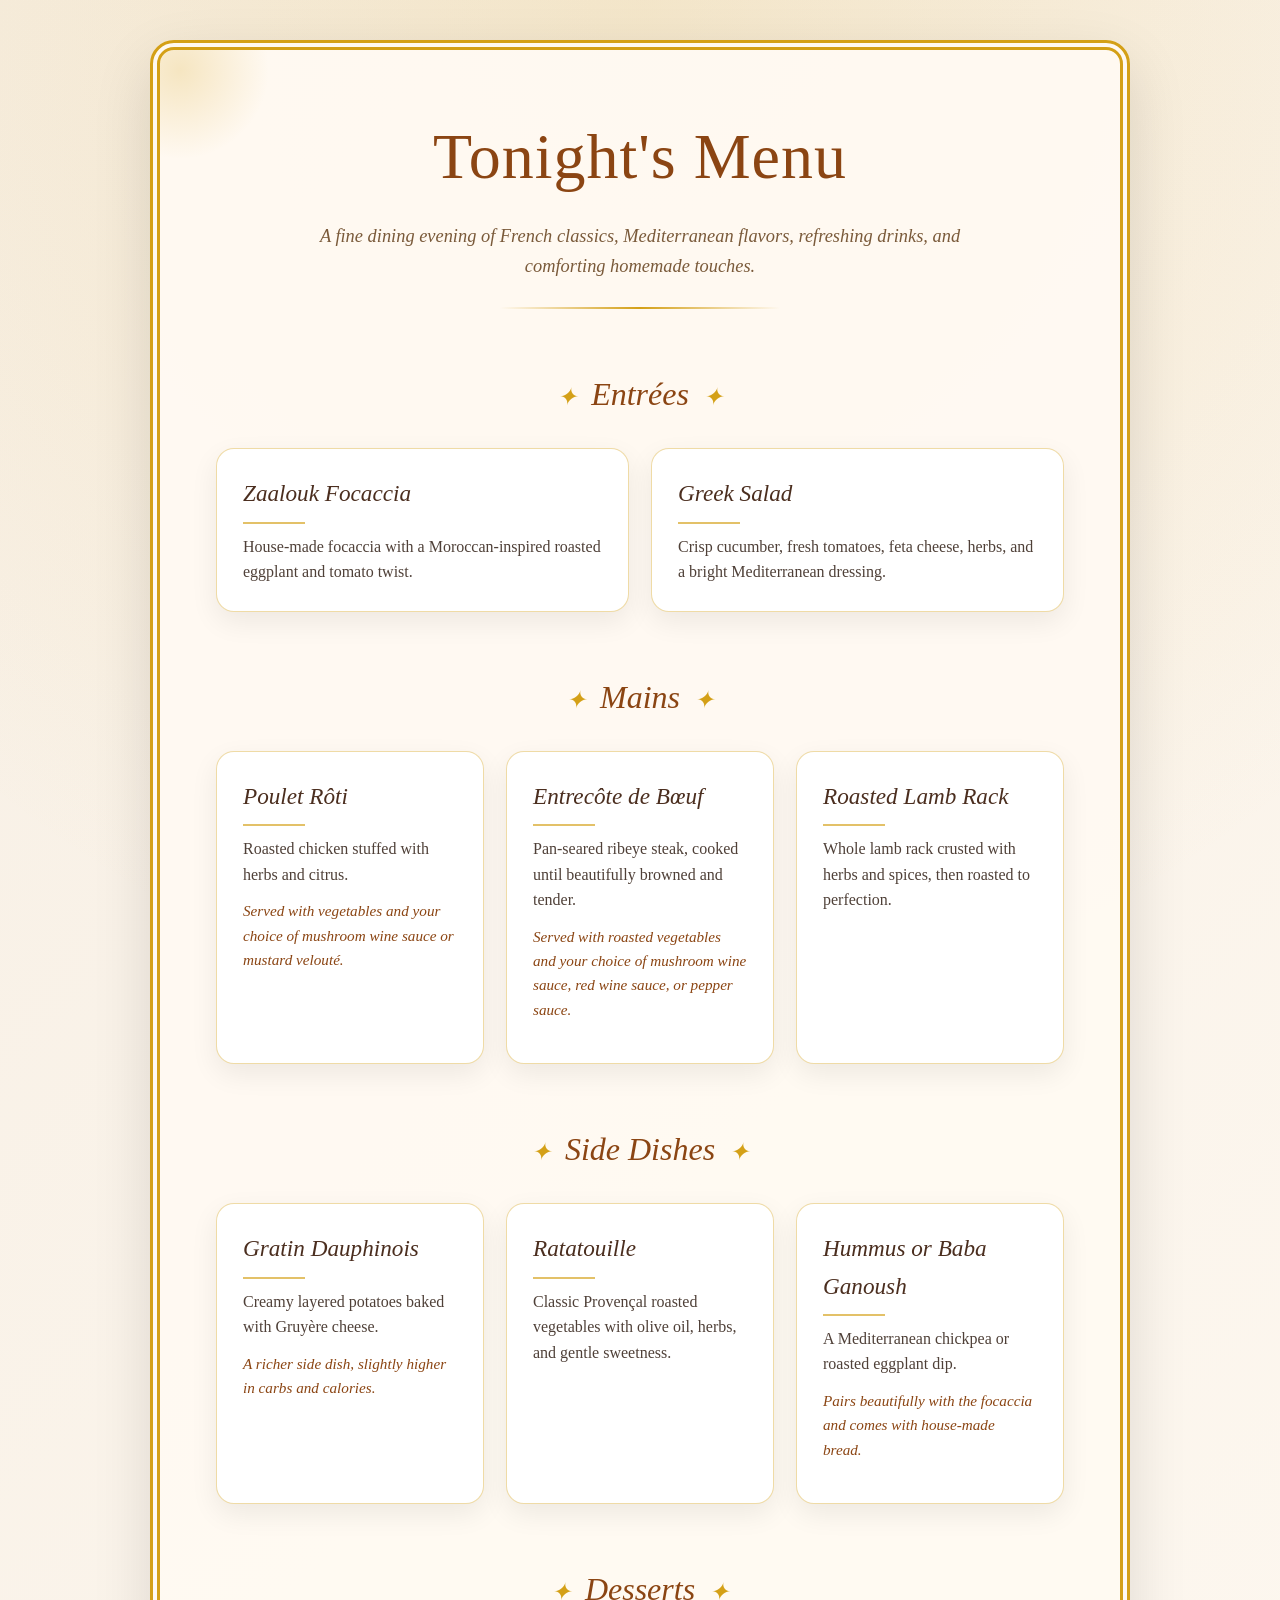
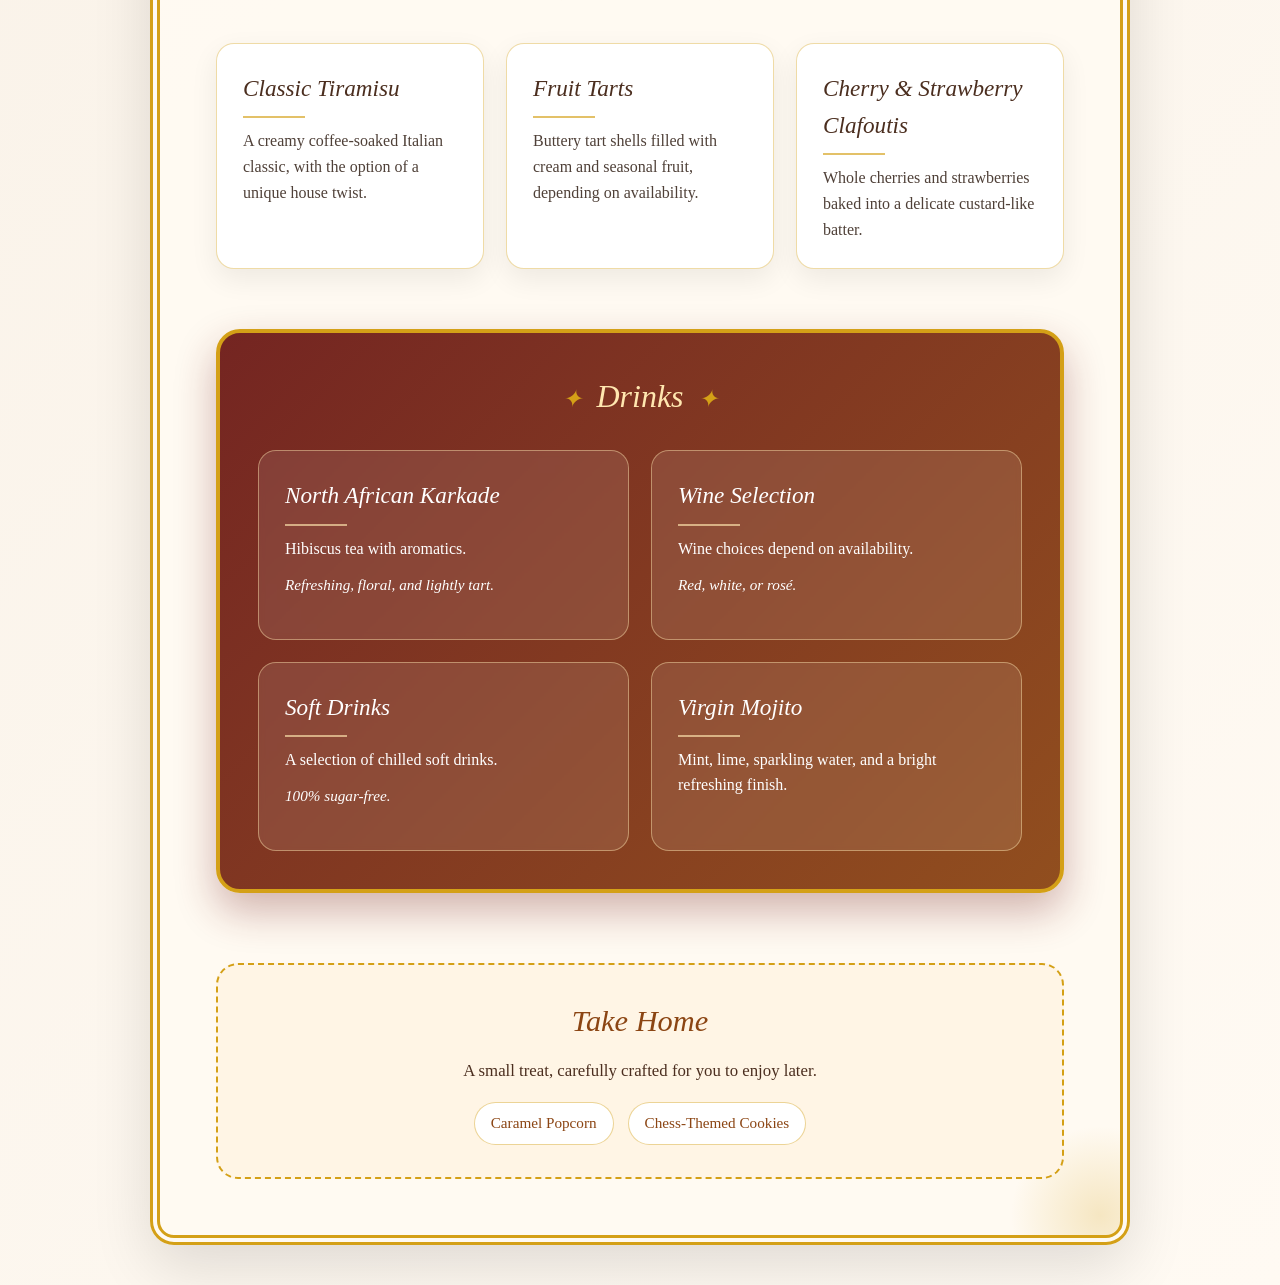
<file: date_menu.html>
<!DOCTYPE html>
<html lang="en">
<head>
  <meta charset="UTF-8" />
  <meta name="viewport" content="width=device-width, initial-scale=1.0" />
  <title>Tonight's Menu - Fine Dining</title>

  <style>
    :root {
      --cream: #f8f0e5;
      --paper: #fffaf3;
      --gold: #d4a017;
      --brown: #8b4513;
      --dark-brown: #4b2e1f;
      --soft-brown: #7a5a3a;
      --wine: #6f1d1b;
      --shadow: rgba(0, 0, 0, 0.12);
    }

    * {
      box-sizing: border-box;
    }

    body {
      margin: 0;
      padding: 40px 20px;
      font-family: Georgia, "Times New Roman", serif;
      color: var(--dark-brown);
      background:
        radial-gradient(circle at top, rgba(212, 160, 23, 0.14), transparent 35%),
        linear-gradient(135deg, #f7efe4, #fffaf3);
      line-height: 1.6;
    }

    .container {
      max-width: 980px;
      margin: 0 auto;
      padding: 56px;
      background: rgba(255, 250, 243, 0.96);
      border: 10px double var(--gold);
      border-radius: 24px;
      box-shadow: 0 22px 60px var(--shadow);
      position: relative;
      overflow: hidden;
    }

    .container::before,
    .container::after {
      content: "";
      position: absolute;
      width: 180px;
      height: 180px;
      border-radius: 50%;
      background: radial-gradient(circle, rgba(212, 160, 23, 0.22), transparent 70%);
      pointer-events: none;
    }

    .container::before {
      top: -70px;
      left: -70px;
    }

    .container::after {
      bottom: -70px;
      right: -70px;
    }

    header {
      text-align: center;
      margin-bottom: 55px;
      position: relative;
      z-index: 1;
    }

    h1 {
      margin: 0;
      font-size: clamp(2.4rem, 5vw, 4rem);
      color: var(--brown);
      letter-spacing: 1px;
      font-weight: normal;
    }

    .subtitle {
      margin: 14px auto 0;
      max-width: 680px;
      color: var(--soft-brown);
      font-style: italic;
      font-size: 1.15rem;
    }

    .divider {
      width: 280px;
      height: 2px;
      margin: 26px auto 0;
      background: linear-gradient(to right, transparent, var(--gold), transparent);
    }

    .section {
      margin-top: 60px;
      position: relative;
      z-index: 1;
    }

    .section-title {
      text-align: center;
      margin-bottom: 28px;
      color: var(--brown);
      font-size: 2rem;
      font-style: italic;
      font-weight: normal;
    }

    .section-title::before,
    .section-title::after {
      content: "✦";
      color: var(--gold);
      font-size: 0.75em;
      margin: 0 14px;
    }

    .menu-grid {
      display: grid;
      grid-template-columns: repeat(auto-fit, minmax(260px, 1fr));
      gap: 22px;
    }

    .menu-card {
      padding: 26px;
      background: #ffffff;
      border: 1px solid rgba(212, 160, 23, 0.38);
      border-radius: 18px;
      box-shadow: 0 10px 28px rgba(0, 0, 0, 0.07);
      transition: transform 0.2s ease, box-shadow 0.2s ease;
    }

    .menu-card:hover {
      transform: translateY(-4px);
      box-shadow: 0 16px 34px rgba(0, 0, 0, 0.11);
    }

    .dish-name {
      margin: 0 0 10px;
      color: var(--dark-brown);
      font-size: 1.45rem;
      font-style: italic;
      font-weight: normal;
    }

    .dish-name::after {
      content: "";
      display: block;
      width: 62px;
      height: 2px;
      margin-top: 9px;
      background: var(--gold);
      opacity: 0.65;
    }

    .description {
      margin: 0;
      color: #4f4038;
    }

    .note {
      margin-top: 12px;
      color: var(--brown);
      font-style: italic;
      font-size: 0.95rem;
    }

    .drinks-section {
      padding: 38px;
      background:
        linear-gradient(135deg, rgba(111, 29, 27, 0.96), rgba(139, 69, 19, 0.95)),
        radial-gradient(circle at top left, rgba(212, 160, 23, 0.24), transparent 35%);
      border: 4px solid var(--gold);
      border-radius: 24px;
      color: white;
      box-shadow: 0 18px 40px rgba(111, 29, 27, 0.32);
    }

    .drinks-section .section-title {
      color: #ffe7b0;
      margin-top: 0;
    }

    .drinks-section .menu-card {
      background: rgba(255, 255, 255, 0.1);
      border-color: rgba(255, 231, 176, 0.45);
      box-shadow: none;
      backdrop-filter: blur(3px);
    }

    .drinks-section .dish-name,
    .drinks-section .description,
    .drinks-section .note {
      color: white;
    }

    .drinks-section .dish-name::after {
      background: #ffe7b0;
    }

    .take-home {
      margin-top: 70px;
      padding: 32px;
      text-align: center;
      background: #fff5e5;
      border: 2px dashed var(--gold);
      border-radius: 22px;
      position: relative;
      z-index: 1;
    }

    .take-home h2 {
      margin: 0 0 12px;
      color: var(--brown);
      font-size: 1.9rem;
      font-style: italic;
      font-weight: normal;
    }

    .take-home p {
      margin: 0;
      color: var(--dark-brown);
      font-size: 1.05rem;
    }

    .take-home-items {
      display: flex;
      justify-content: center;
      gap: 14px;
      flex-wrap: wrap;
      margin-top: 18px;
    }

    .take-home-item {
      padding: 8px 16px;
      background: white;
      border: 1px solid rgba(212, 160, 23, 0.45);
      border-radius: 999px;
      color: var(--brown);
      font-size: 0.95rem;
    }

    @media (max-width: 700px) {
      body {
        padding: 20px 12px;
      }

      .container {
        padding: 32px 22px;
      }

      .section {
        margin-top: 46px;
      }

      .drinks-section {
        padding: 28px 20px;
      }
    }
  </style>
</head>

<body>
  <main class="container">
    <header>
      <h1>Tonight's Menu</h1>
      <p class="subtitle">
        A fine dining evening of French classics, Mediterranean flavors, refreshing drinks, and comforting homemade touches.
      </p>
      <div class="divider"></div>
    </header>

    <!-- ENTRÉES -->
    <section class="section">
      <h2 class="section-title">Entrées</h2>

      <div class="menu-grid">
        <article class="menu-card">
          <h3 class="dish-name">Zaalouk Focaccia</h3>
          <p class="description">
            House-made focaccia with a Moroccan-inspired roasted eggplant and tomato twist.
          </p>
        </article>

        <article class="menu-card">
          <h3 class="dish-name">Greek Salad</h3>
          <p class="description">
            Crisp cucumber, fresh tomatoes, feta cheese, herbs, and a bright Mediterranean dressing.
          </p>
        </article>
      </div>
    </section>

    <!-- MAINS -->
    <section class="section">
      <h2 class="section-title">Mains</h2>

      <div class="menu-grid">
        <article class="menu-card">
          <h3 class="dish-name">Poulet Rôti</h3>
          <p class="description">
            Roasted chicken stuffed with herbs and citrus.
          </p>
          <p class="note">
            Served with vegetables and your choice of mushroom wine sauce or mustard velouté.
          </p>
        </article>

        <article class="menu-card">
          <h3 class="dish-name">Entrecôte de Bœuf</h3>
          <p class="description">
            Pan-seared ribeye steak, cooked until beautifully browned and tender.
          </p>
          <p class="note">
            Served with roasted vegetables and your choice of mushroom wine sauce, red wine sauce, or pepper sauce.
          </p>
        </article>

        <article class="menu-card">
          <h3 class="dish-name">Roasted Lamb Rack</h3>
          <p class="description">
            Whole lamb rack crusted with herbs and spices, then roasted to perfection.
          </p>
        </article>
      </div>
    </section>

    <!-- SIDE DISHES -->
    <section class="section">
      <h2 class="section-title">Side Dishes</h2>

      <div class="menu-grid">
        <article class="menu-card">
          <h3 class="dish-name">Gratin Dauphinois</h3>
          <p class="description">
            Creamy layered potatoes baked with Gruyère cheese.
          </p>
          <p class="note">
            A richer side dish, slightly higher in carbs and calories.
          </p>
        </article>

        <article class="menu-card">
          <h3 class="dish-name">Ratatouille</h3>
          <p class="description">
            Classic Provençal roasted vegetables with olive oil, herbs, and gentle sweetness.
          </p>
        </article>

        <article class="menu-card">
          <h3 class="dish-name">Hummus or Baba Ganoush</h3>
          <p class="description">
            A Mediterranean chickpea or roasted eggplant dip.
          </p>
          <p class="note">
            Pairs beautifully with the focaccia and comes with house-made bread.
          </p>
        </article>
      </div>
    </section>

    <!-- DESSERTS -->
    <section class="section">
      <h2 class="section-title">Desserts</h2>

      <div class="menu-grid">
        <article class="menu-card">
          <h3 class="dish-name">Classic Tiramisu</h3>
          <p class="description">
            A creamy coffee-soaked Italian classic, with the option of a unique house twist.
          </p>
        </article>

        <article class="menu-card">
          <h3 class="dish-name">Fruit Tarts</h3>
          <p class="description">
            Buttery tart shells filled with cream and seasonal fruit, depending on availability.
          </p>
        </article>

        <article class="menu-card">
          <h3 class="dish-name">Cherry & Strawberry Clafoutis</h3>
          <p class="description">
            Whole cherries and strawberries baked into a delicate custard-like batter.
          </p>
        </article>
      </div>
    </section>

    <!-- DRINKS -->
    <section class="section drinks-section">
      <h2 class="section-title">Drinks</h2>

      <div class="menu-grid">
        <article class="menu-card">
          <h3 class="dish-name">North African Karkade</h3>
          <p class="description">
            Hibiscus tea with aromatics.
          </p>
          <p class="note">
            Refreshing, floral, and lightly tart.
          </p>
        </article>

        <article class="menu-card">
          <h3 class="dish-name">Wine Selection</h3>
          <p class="description">
            Wine choices depend on availability.
          </p>
          <p class="note">
            Red, white, or rosé.
          </p>
        </article>

        <article class="menu-card">
          <h3 class="dish-name">Soft Drinks</h3>
          <p class="description">
            A selection of chilled soft drinks.
          </p>
          <p class="note">
            100% sugar-free.
          </p>
        </article>

        <article class="menu-card">
          <h3 class="dish-name">Virgin Mojito</h3>
          <p class="description">
            Mint, lime, sparkling water, and a bright refreshing finish.
          </p>
        </article>
      </div>
    </section>

    <!-- TAKE HOME -->
    <section class="take-home">
      <h2>Take Home</h2>
      <p>A small treat, carefully crafted for you to enjoy later.</p>

      <div class="take-home-items">
        <span class="take-home-item">Caramel Popcorn</span>
        <span class="take-home-item">Chess-Themed Cookies</span>
      </div>
    </section>
  </main>
</body>
</html>
</file>
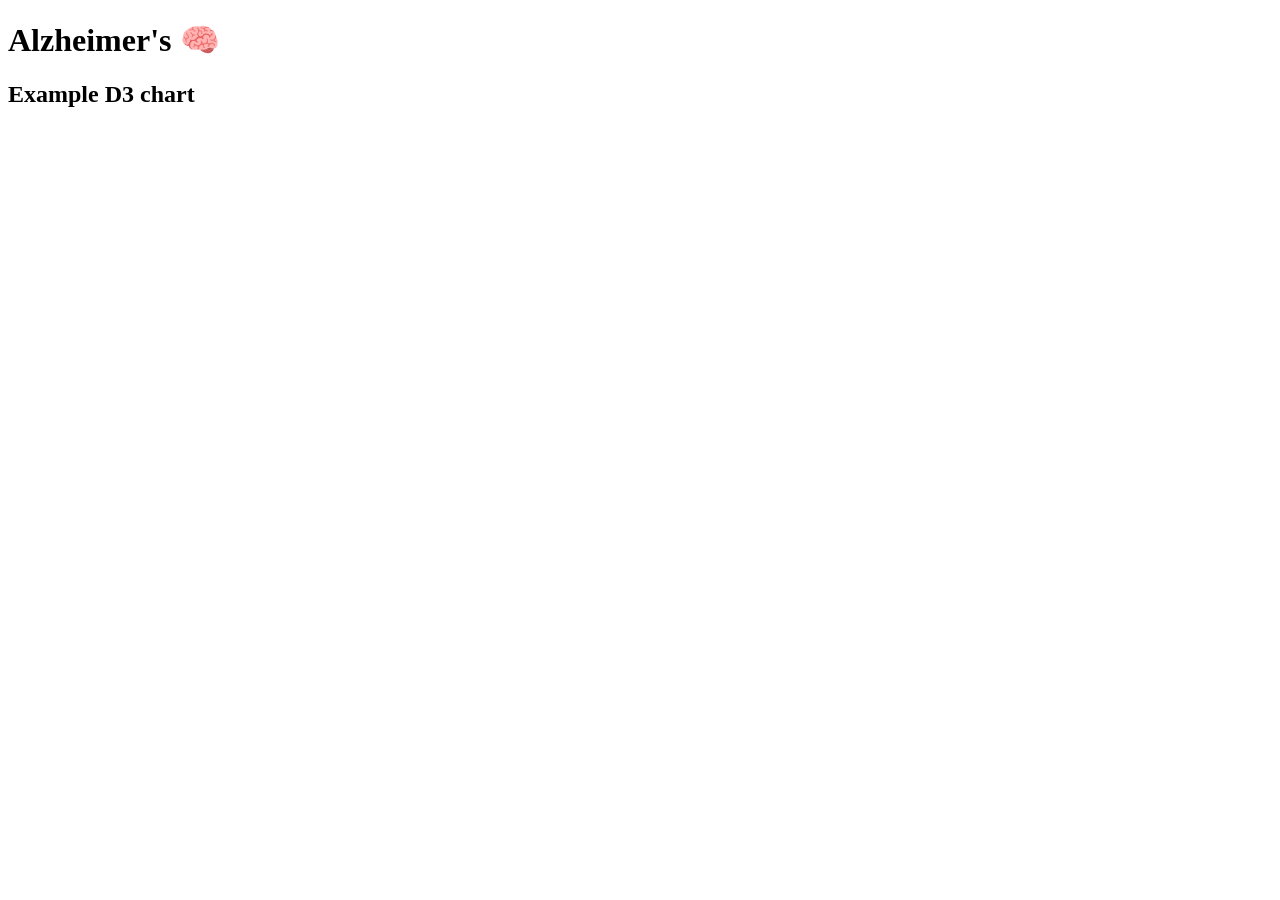
<file: testfile.html>
<!DOCTYPE html>
<html lang="en">
<head>
  <meta charset="UTF-8">
  <title>D3 example</title>
  <script src="https://d3js.org/d3.v7.min.js"></script>
</head>
<body>

  <h1>Alzheimer's 🧠</h1>

  <h2>Example D3 chart</h2>
  <div id="chart"></div>

  <script>
    const data = [4, 8, 15, 16, 23, 42];
    const width = 400;
    const height = 200;
    const margin = { top: 20, right: 20, bottom: 30, left: 30 };

    const svg = d3.select("#chart")
      .append("svg")
        .attr("width", width)
        .attr("height", height);

    const x = d3.scaleBand()
      .domain(data.map((d, i) => i))
      .range([margin.left, width - margin.right])
      .padding(0.1);

    const y = d3.scaleLinear()
      .domain([0, d3.max(data)])
      .range([height - margin.bottom, margin.top]);

    svg.selectAll("rect")
      .data(data)
      .enter()
      .append("rect")
        .attr("x", (d, i) => x(i))
        .attr("y", d => y(d))
        .attr("width", x.bandwidth())
        .attr("height", d => (height - margin.bottom) - y(d))
        .attr("fill", "lightgreen");

    svg.append("g")
      .attr("transform", `translate(0, ${height - margin.bottom})`)
      .call(d3.axisBottom(x).tickFormat(i => i + 1));

    svg.append("g")
      .attr("transform", `translate(${margin.left},0)`)
      .call(d3.axisLeft(y));
  </script>

</body>
</html>
</file>
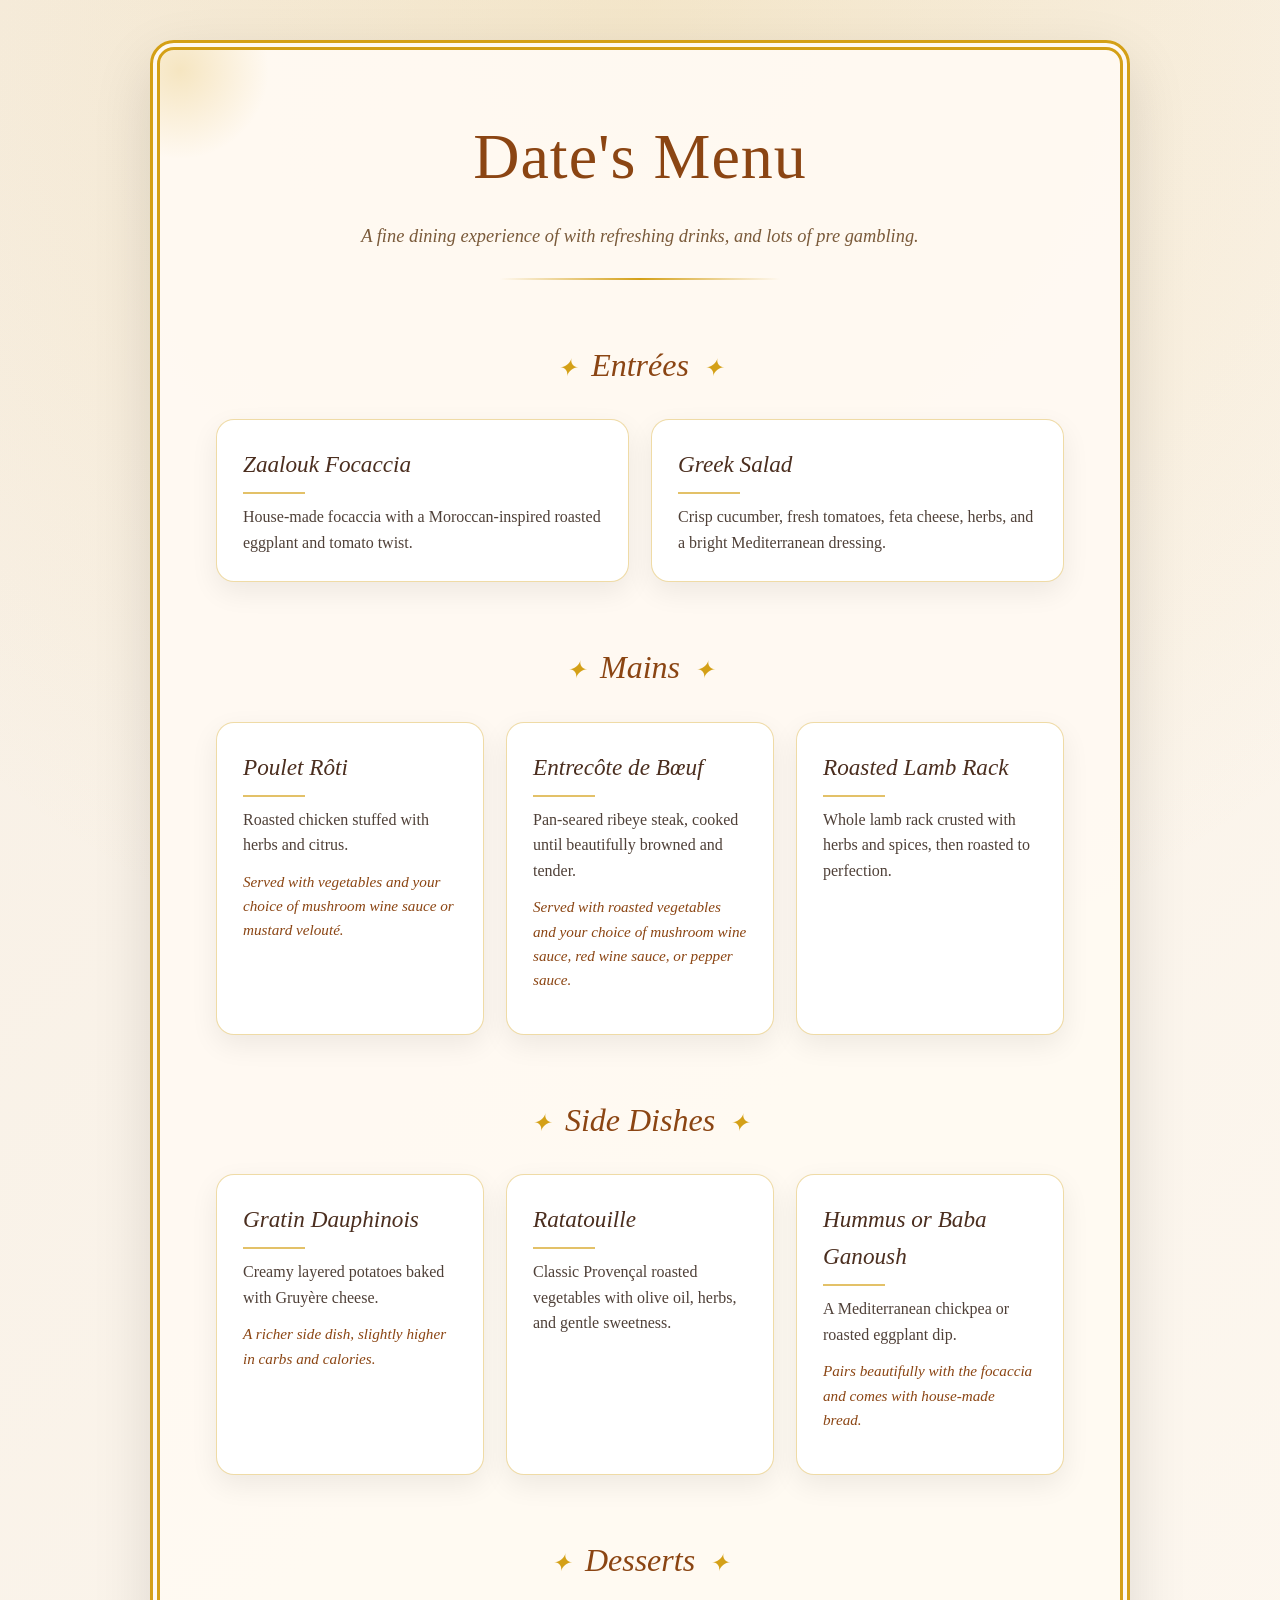
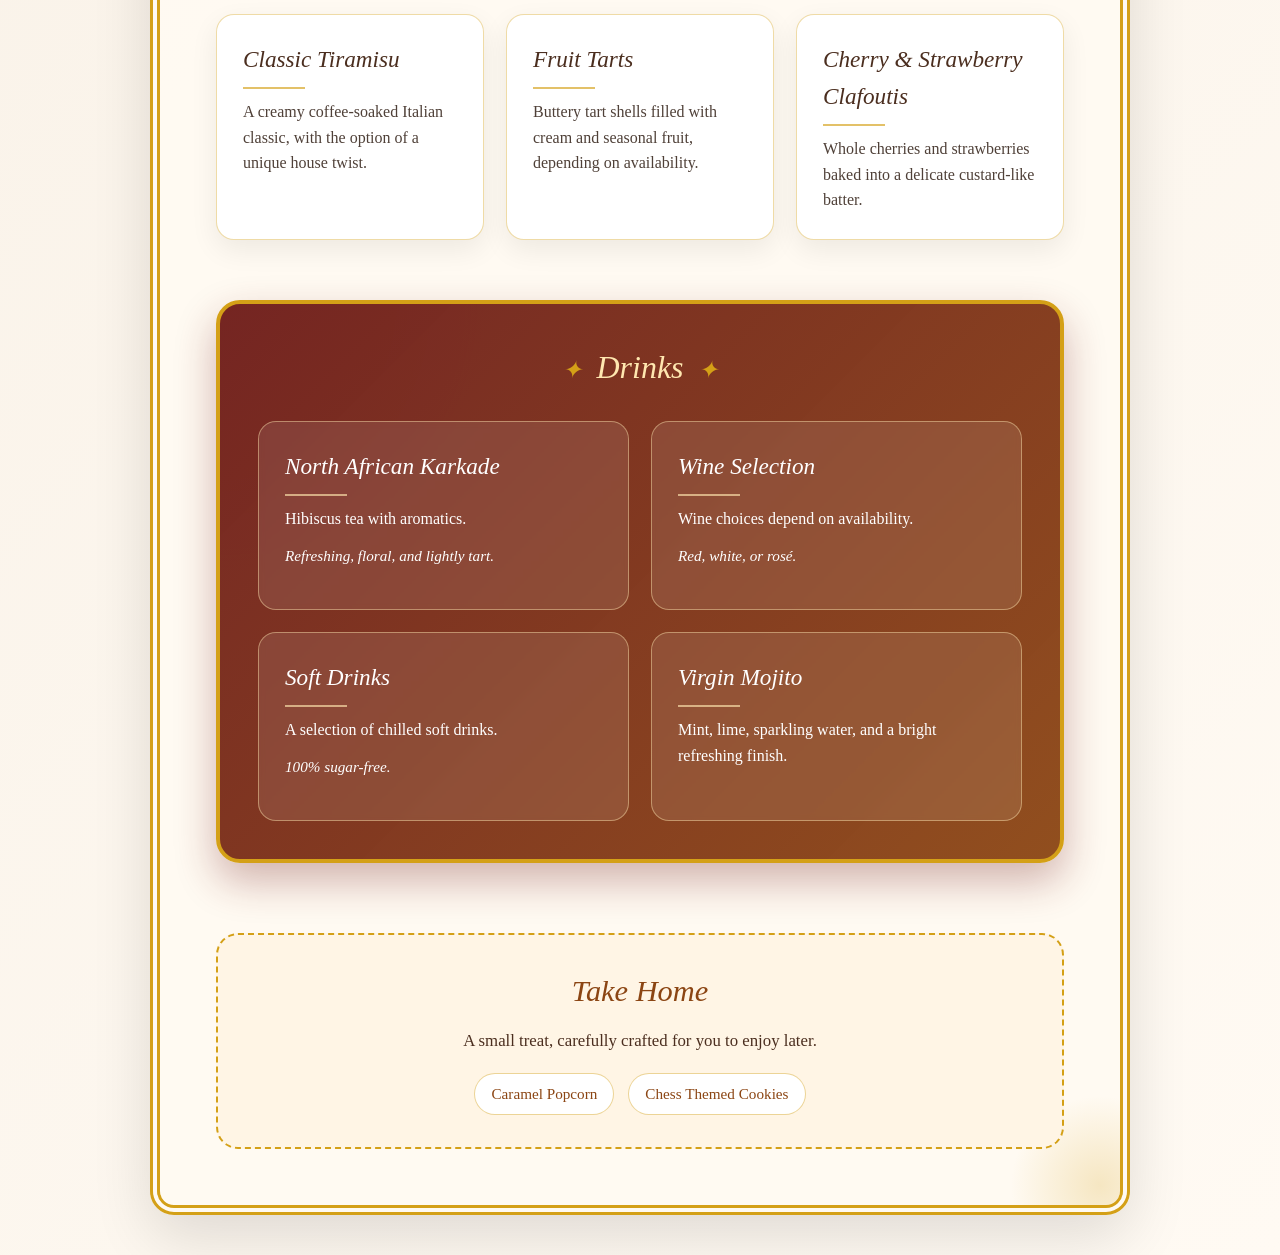
<file: HTML/Dishes.html>
<!DOCTYPE html>
<html lang="en">
<head>
  <meta charset="UTF-8" />
  <meta name="viewport" content="width=device-width, initial-scale=1.0" />
  <title>Tonight's Menu - Fine Dining</title>

  <style>
    :root {
      --cream: #f8f0e5;
      --paper: #fffaf3;
      --gold: #d4a017;
      --brown: #8b4513;
      --dark-brown: #4b2e1f;
      --soft-brown: #7a5a3a;
      --wine: #6f1d1b;
      --shadow: rgba(0, 0, 0, 0.12);
    }

    * {
      box-sizing: border-box;
    }

    body {
      margin: 0;
      padding: 40px 20px;
      font-family: Georgia, "Times New Roman", serif;
      color: var(--dark-brown);
      background:
        radial-gradient(circle at top, rgba(212, 160, 23, 0.14), transparent 35%),
        linear-gradient(135deg, #f7efe4, #fffaf3);
      line-height: 1.6;
    }

    .container {
      max-width: 980px;
      margin: 0 auto;
      padding: 56px;
      background: rgba(255, 250, 243, 0.96);
      border: 10px double var(--gold);
      border-radius: 24px;
      box-shadow: 0 22px 60px var(--shadow);
      position: relative;
      overflow: hidden;
    }

    .container::before,
    .container::after {
      content: "";
      position: absolute;
      width: 180px;
      height: 180px;
      border-radius: 50%;
      background: radial-gradient(circle, rgba(212, 160, 23, 0.22), transparent 70%);
      pointer-events: none;
    }

    .container::before {
      top: -70px;
      left: -70px;
    }

    .container::after {
      bottom: -70px;
      right: -70px;
    }

    header {
      text-align: center;
      margin-bottom: 55px;
      position: relative;
      z-index: 1;
    }

    h1 {
      margin: 0;
      font-size: clamp(2.4rem, 5vw, 4rem);
      color: var(--brown);
      letter-spacing: 1px;
      font-weight: normal;
    }

    .subtitle {
      margin: 14px auto 0;
      max-width: 680px;
      color: var(--soft-brown);
      font-style: italic;
      font-size: 1.15rem;
    }

    .divider {
      width: 280px;
      height: 2px;
      margin: 26px auto 0;
      background: linear-gradient(to right, transparent, var(--gold), transparent);
    }

    .section {
      margin-top: 60px;
      position: relative;
      z-index: 1;
    }

    .section-title {
      text-align: center;
      margin-bottom: 28px;
      color: var(--brown);
      font-size: 2rem;
      font-style: italic;
      font-weight: normal;
    }

    .section-title::before,
    .section-title::after {
      content: "✦";
      color: var(--gold);
      font-size: 0.75em;
      margin: 0 14px;
    }

    .menu-grid {
      display: grid;
      grid-template-columns: repeat(auto-fit, minmax(260px, 1fr));
      gap: 22px;
    }

    .menu-card {
      padding: 26px;
      background: #ffffff;
      border: 1px solid rgba(212, 160, 23, 0.38);
      border-radius: 18px;
      box-shadow: 0 10px 28px rgba(0, 0, 0, 0.07);
      transition: transform 0.2s ease, box-shadow 0.2s ease;
    }

    .menu-card:hover {
      transform: translateY(-4px);
      box-shadow: 0 16px 34px rgba(0, 0, 0, 0.11);
    }

    .dish-name {
      margin: 0 0 10px;
      color: var(--dark-brown);
      font-size: 1.45rem;
      font-style: italic;
      font-weight: normal;
    }

    .dish-name::after {
      content: "";
      display: block;
      width: 62px;
      height: 2px;
      margin-top: 9px;
      background: var(--gold);
      opacity: 0.65;
    }

    .description {
      margin: 0;
      color: #4f4038;
    }

    .note {
      margin-top: 12px;
      color: var(--brown);
      font-style: italic;
      font-size: 0.95rem;
    }

    .drinks-section {
      padding: 38px;
      background:
        linear-gradient(135deg, rgba(111, 29, 27, 0.96), rgba(139, 69, 19, 0.95)),
        radial-gradient(circle at top left, rgba(212, 160, 23, 0.24), transparent 35%);
      border: 4px solid var(--gold);
      border-radius: 24px;
      color: white;
      box-shadow: 0 18px 40px rgba(111, 29, 27, 0.32);
    }

    .drinks-section .section-title {
      color: #ffe7b0;
      margin-top: 0;
    }

    .drinks-section .menu-card {
      background: rgba(255, 255, 255, 0.1);
      border-color: rgba(255, 231, 176, 0.45);
      box-shadow: none;
      backdrop-filter: blur(3px);
    }

    .drinks-section .dish-name,
    .drinks-section .description,
    .drinks-section .note {
      color: white;
    }

    .drinks-section .dish-name::after {
      background: #ffe7b0;
    }

    .take-home {
      margin-top: 70px;
      padding: 32px;
      text-align: center;
      background: #fff5e5;
      border: 2px dashed var(--gold);
      border-radius: 22px;
      position: relative;
      z-index: 1;
    }

    .take-home h2 {
      margin: 0 0 12px;
      color: var(--brown);
      font-size: 1.9rem;
      font-style: italic;
      font-weight: normal;
    }

    .take-home p {
      margin: 0;
      color: var(--dark-brown);
      font-size: 1.05rem;
    }

    .take-home-items {
      display: flex;
      justify-content: center;
      gap: 14px;
      flex-wrap: wrap;
      margin-top: 18px;
    }

    .take-home-item {
      padding: 8px 16px;
      background: white;
      border: 1px solid rgba(212, 160, 23, 0.45);
      border-radius: 999px;
      color: var(--brown);
      font-size: 0.95rem;
    }

    @media (max-width: 700px) {
      body {
        padding: 20px 12px;
      }

      .container {
        padding: 32px 22px;
      }

      .section {
        margin-top: 46px;
      }

      .drinks-section {
        padding: 28px 20px;
      }
    }
  </style>
</head>

<body>
  <main class="container">
    <header>
      <h1>Date's Menu</h1>
      <p class="subtitle">
        A fine dining experience of with refreshing drinks, and lots of pre gambling.
      </p>
      <div class="divider"></div>
    </header>

    <!-- ENTRÉES -->
    <section class="section">
      <h2 class="section-title">Entrées</h2>

      <div class="menu-grid">
        <article class="menu-card">
          <h3 class="dish-name">Zaalouk Focaccia</h3>
          <p class="description">
            House-made focaccia with a Moroccan-inspired roasted eggplant and tomato twist.
          </p>
        </article>

        <article class="menu-card">
          <h3 class="dish-name">Greek Salad</h3>
          <p class="description">
            Crisp cucumber, fresh tomatoes, feta cheese, herbs, and a bright Mediterranean dressing.
          </p>
        </article>
      </div>
    </section>

    <!-- MAINS -->
    <section class="section">
      <h2 class="section-title">Mains</h2>

      <div class="menu-grid">
        <article class="menu-card">
          <h3 class="dish-name">Poulet Rôti</h3>
          <p class="description">
            Roasted chicken stuffed with herbs and citrus.
          </p>
          <p class="note">
            Served with vegetables and your choice of mushroom wine sauce or mustard velouté.
          </p>
        </article>

        <article class="menu-card">
          <h3 class="dish-name">Entrecôte de Bœuf</h3>
          <p class="description">
            Pan-seared ribeye steak, cooked until beautifully browned and tender.
          </p>
          <p class="note">
            Served with roasted vegetables and your choice of mushroom wine sauce, red wine sauce, or pepper sauce.
          </p>
        </article>

        <article class="menu-card">
          <h3 class="dish-name">Roasted Lamb Rack</h3>
          <p class="description">
            Whole lamb rack crusted with herbs and spices, then roasted to perfection.
          </p>
        </article>
      </div>
    </section>

    <!-- SIDE DISHES -->
    <section class="section">
      <h2 class="section-title">Side Dishes</h2>

      <div class="menu-grid">
        <article class="menu-card">
          <h3 class="dish-name">Gratin Dauphinois</h3>
          <p class="description">
            Creamy layered potatoes baked with Gruyère cheese.
          </p>
          <p class="note">
            A richer side dish, slightly higher in carbs and calories.
          </p>
        </article>

        <article class="menu-card">
          <h3 class="dish-name">Ratatouille</h3>
          <p class="description">
            Classic Provençal roasted vegetables with olive oil, herbs, and gentle sweetness.
          </p>
        </article>

        <article class="menu-card">
          <h3 class="dish-name">Hummus or Baba Ganoush</h3>
          <p class="description">
            A Mediterranean chickpea or roasted eggplant dip.
          </p>
          <p class="note">
            Pairs beautifully with the focaccia and comes with house-made bread.
          </p>
        </article>
      </div>
    </section>

    <!-- DESSERTS -->
    <section class="section">
      <h2 class="section-title">Desserts</h2>

      <div class="menu-grid">
        <article class="menu-card">
          <h3 class="dish-name">Classic Tiramisu</h3>
          <p class="description">
            A creamy coffee-soaked Italian classic, with the option of a unique house twist.
          </p>
        </article>

        <article class="menu-card">
          <h3 class="dish-name">Fruit Tarts</h3>
          <p class="description">
            Buttery tart shells filled with cream and seasonal fruit, depending on availability.
          </p>
        </article>

        <article class="menu-card">
          <h3 class="dish-name">Cherry & Strawberry Clafoutis</h3>
          <p class="description">
            Whole cherries and strawberries baked into a delicate custard-like batter.
          </p>
        </article>
      </div>
    </section>

    <!-- DRINKS -->
    <section class="section drinks-section">
      <h2 class="section-title">Drinks</h2>

      <div class="menu-grid">
        <article class="menu-card">
          <h3 class="dish-name">North African Karkade</h3>
          <p class="description">
            Hibiscus tea with aromatics.
          </p>
          <p class="note">
            Refreshing, floral, and lightly tart.
          </p>
        </article>

        <article class="menu-card">
          <h3 class="dish-name">Wine Selection</h3>
          <p class="description">
            Wine choices depend on availability.
          </p>
          <p class="note">
            Red, white, or rosé.
          </p>
        </article>

        <article class="menu-card">
          <h3 class="dish-name">Soft Drinks</h3>
          <p class="description">
            A selection of chilled soft drinks.
          </p>
          <p class="note">
            100% sugar-free.
          </p>
        </article>

        <article class="menu-card">
          <h3 class="dish-name">Virgin Mojito</h3>
          <p class="description">
            Mint, lime, sparkling water, and a bright refreshing finish.
          </p>
        </article>
      </div>
    </section>

    <!-- TAKE HOME -->
    <section class="take-home">
      <h2>Take Home</h2>
      <p>A small treat, carefully crafted for you to enjoy later.</p>

      <div class="take-home-items">
        <span class="take-home-item">Caramel Popcorn</span>
        <span class="take-home-item">Chess Themed Cookies</span>
      </div>
    </section>
  </main>
</body>
</html>
</file>
